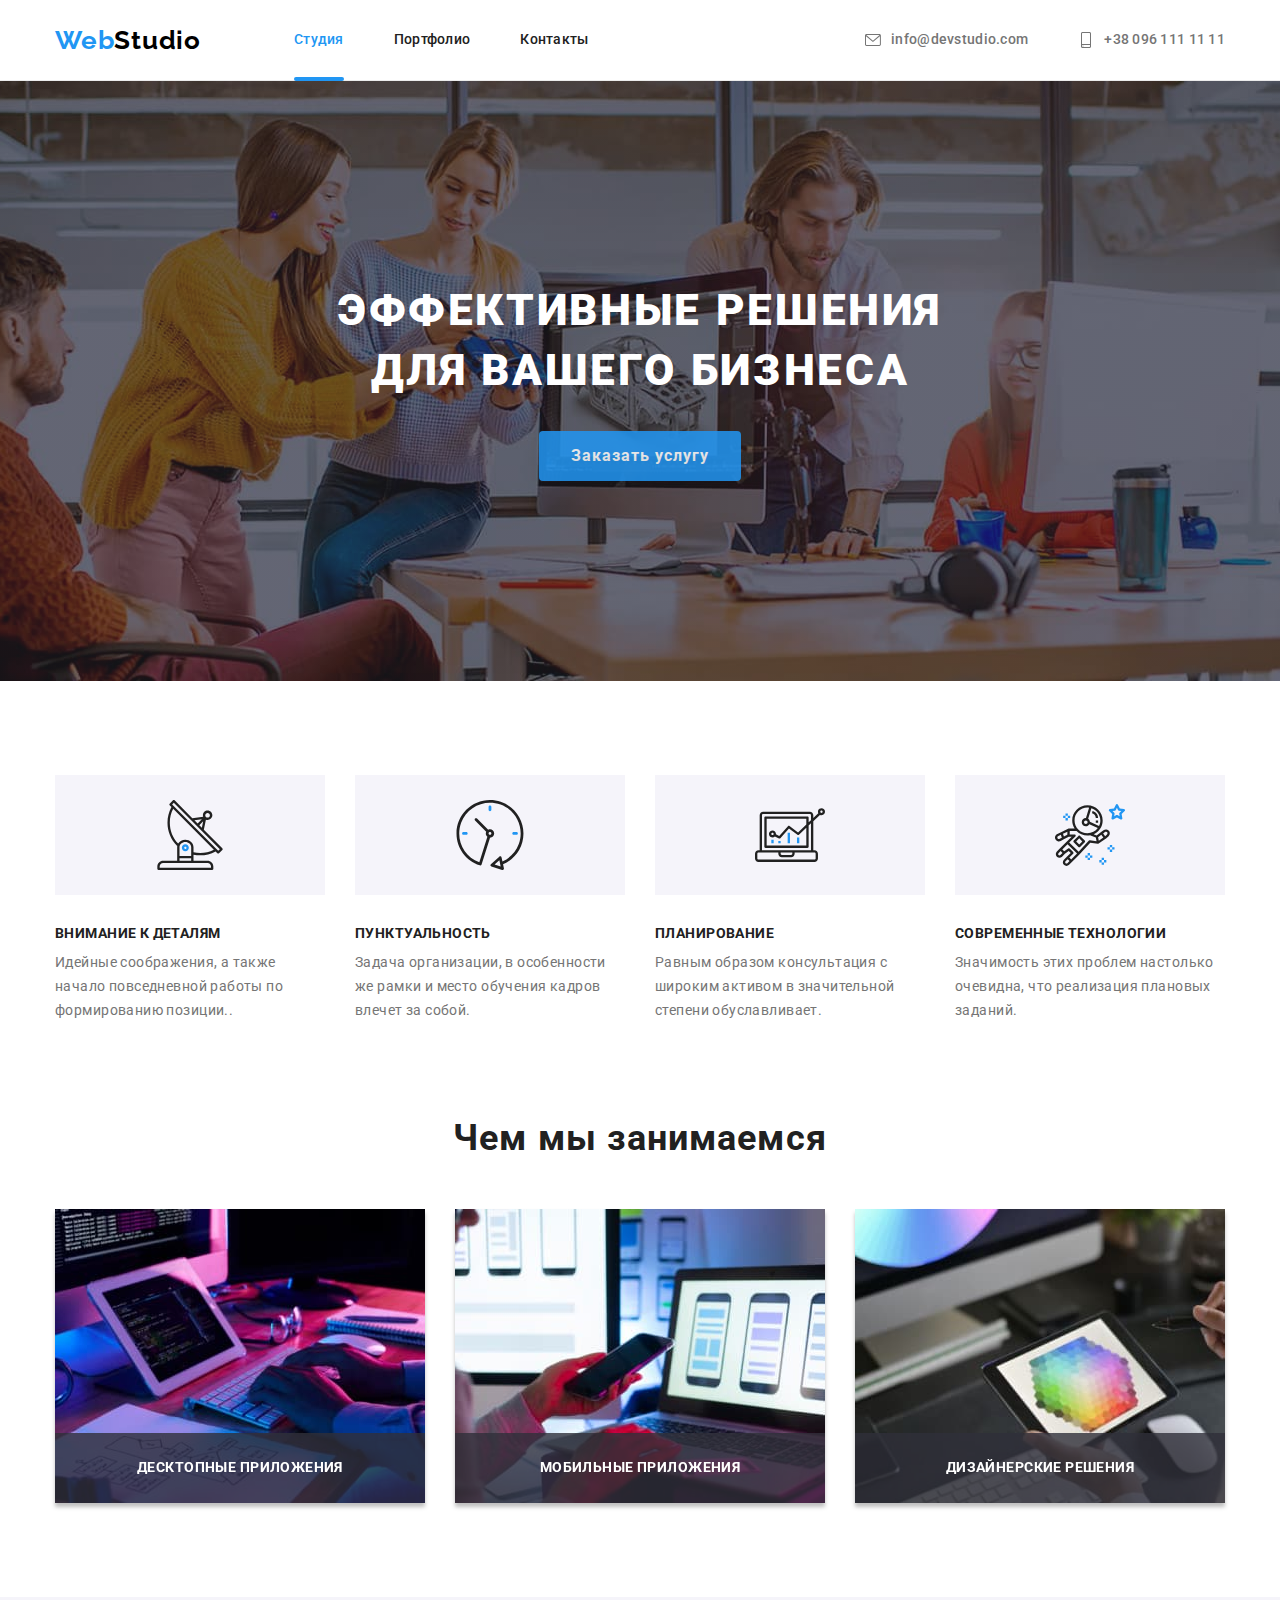
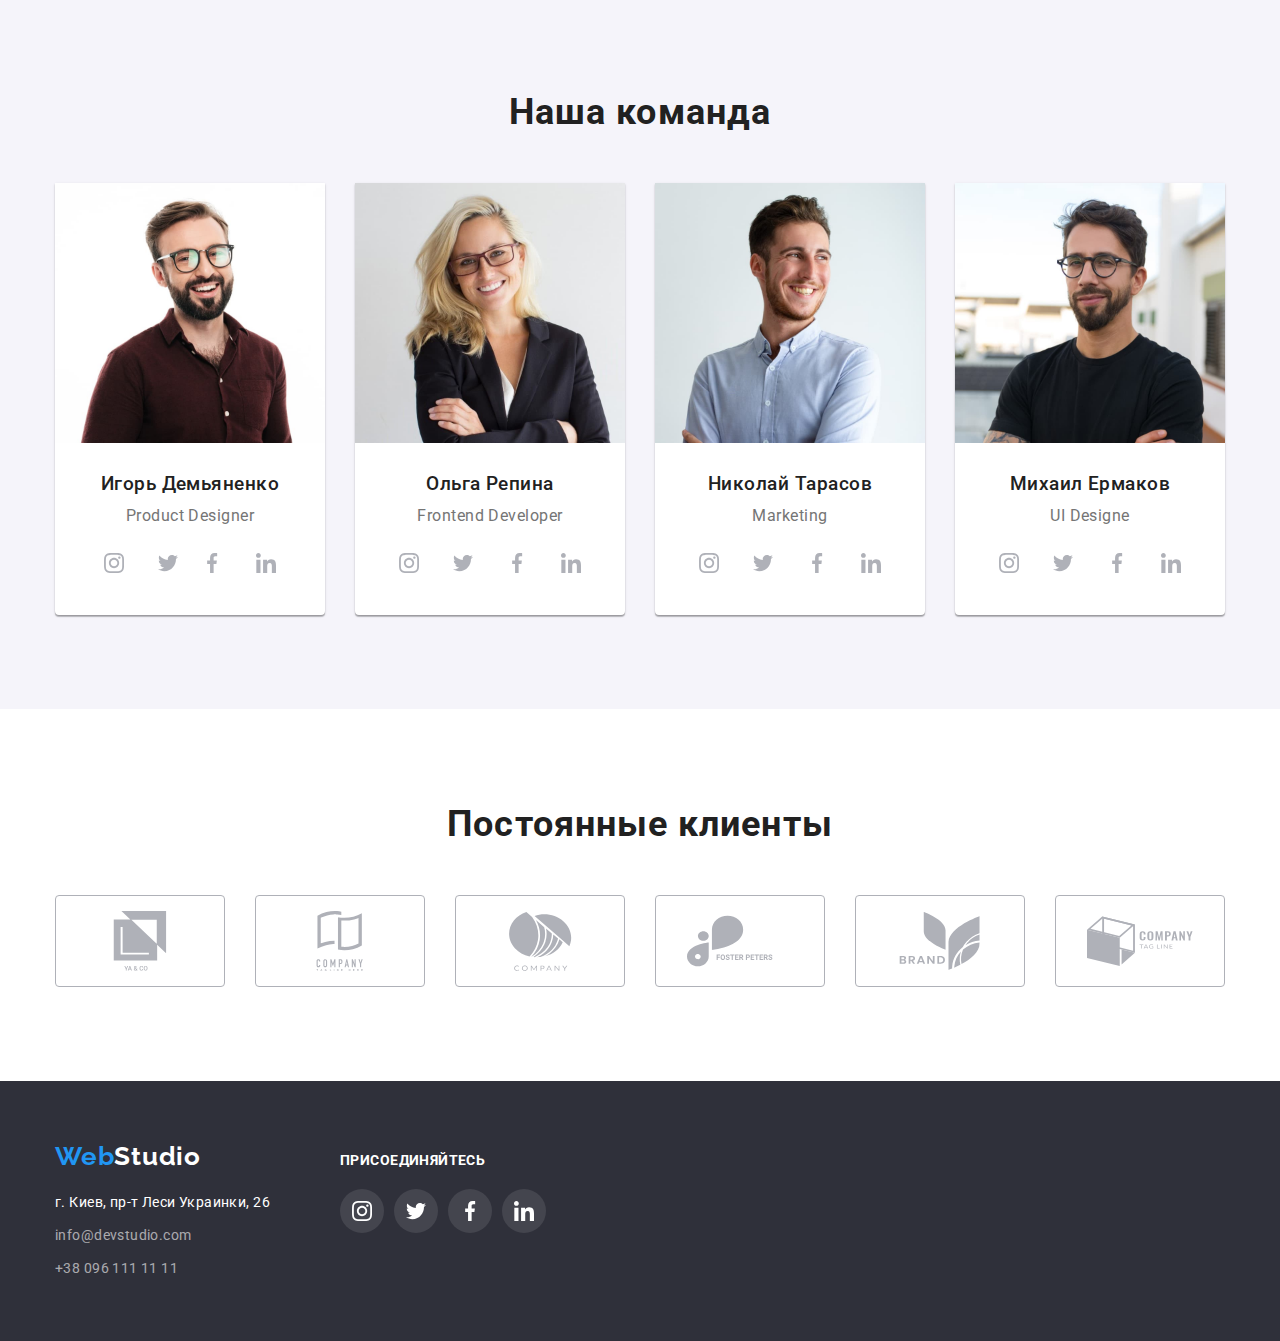
<file: index.html>
<!DOCTYPE html>
<html lang="ru">
  <head>
    <meta charset="UTF-8" />
    <meta http-equiv="X-UA-Compatible" content="IE=edge" />
    <meta name="viewport" content="width=device-width, initial-scale=1.0" />
    <title>Document</title>
    <link rel="preconnect" href="https://fonts.googleapis.com" />
    <link rel="preconnect" href="https://fonts.gstatic.com" crossorigin />
    <link
      href="https://fonts.googleapis.com/css2?family=Raleway:wght@700&family=Roboto:wght@400;500;700;900&display=swap"
      rel="stylesheet"
    />
    <link
      rel="stylesheet"
      href="https://cdnjs.cloudflare.com/ajax/libs/modern-normalize/1.0.0/modern-normalize.min.css"
    />
    <link rel="stylesheet" type="text/css" href="./css/styles.css" />
  </head>

  <body>
    <header class="page-header">
      <div class="container">
        <nav class="nav-main">
          <a class="logo" href="#">Web<span class="logo-part">Studio</span> </a>

          <ul class="nav-list list">
            <li class="nav-item">
              <a class="nav-link current" href="#">Студия</a>
            </li>
            <li class="nav-item">
              <a class="nav-link" href="./portfolio.html">Портфолио</a>
            </li>
            <li class="nav-item">
              <a class="nav-link" href="#">Контакты</a>
            </li>
          </ul>
        </nav>

        <ul class="nav-contact list">
          <li class="nav-contact-item">
            <a class="nav-link-item" href="mailto:info@devstudio.com"
              ><svg class="nav-icon-item" width="16" height="12">
                <use href="./images/symbol-defs.svg#icon-envelope"></use>
              </svg>
              info@devstudio.com</a
            >
          </li>

          <li class="nav-contact-item">
            <a class="nav-link-item" href="tel:+380961111111"
              ><svg class="nav-icon-item" width="10" height="16">
                <use href="./images/symbol-defs.svg#icon-smartphone"></use></svg
              >+38 096 111 11 11</a
            >
          </li>
        </ul>
      </div>
    </header>

    <!--Main-->
    <main>
      <section class="main">
        <div class="container">
          <h1 class="main-title">Эффективные решения для вашего бизнеса</h1>
          <button class="main-btn current" type="button" data-modal-open>Заказать услугу</button>
        </div>

        <div class="backrdrop is-hidden" data-modal>
          <div class="modal">
            <button class="btn-close" data-modal-close>
              <svg width="11" height="11">
                <use href="./images/symbol-defs.svg#icon-close"></use>
              </svg>
            </button>
          </div>
        </div>
      </section>

      <!--Наши преимущества-->
      <section class="advants section">
        <div class="container">
          <h2 class="advants-title visually-hidden">Наши преимущества</h2>
          <ul class="advants-list list">
            <li class="advants-item">
              <div class="advants-icon">
                <svg width="70" height="70">
                  <use href="./images/symbol-defs.svg#icon-antenna"></use>
                </svg>
              </div>
              <h3 class="advants-item-title">Внимание к деталям</h3>
              <p class="advants-text">
                Идейные соображения, а также начало повседневной работы по формированию позиции..
              </p>
            </li>
            <li class="advants-item">
              <div class="advants-icon">
                <svg width="70" height="70">
                  <use href="./images/symbol-defs.svg#icon-clock"></use>
                </svg>
              </div>
              <h3 class="advants-item-title">Пунктуальность</h3>
              <p class="advants-text">
                Задача организации, в особенности же рамки и место обучения кадров влечет за собой.
              </p>
            </li>
            <li class="advants-item">
              <div class="advants-icon">
                <svg width="70" height="70">
                  <use href="./images/symbol-defs.svg#icon-diagram"></use>
                </svg>
              </div>
              <h3 class="advants-item-title">Планирование</h3>
              <p class="advants-text">
                Равным образом консультация с широким активом в значительной степени обуславливает.
              </p>
            </li>
            <li class="advants-item">
              <div class="advants-icon">
                <svg width="70" height="70">
                  <use href="./images/symbol-defs.svg#icon-astronaut"></use>
                </svg>
              </div>
              <h3 class="advants-item-title">Современные технологии</h3>
              <p class="advants-text">
                Значимость этих проблем настолько очевидна, что реализация плановых заданий.
              </p>
            </li>
          </ul>
        </div>
      </section>

      <!--Чем мы занимаемся-->
      <section class="direct section">
        <div class="container">
          <h2 class="direct-title">Чем мы занимаемся</h2>

          <ul class="direct-list list">
            <li class="direct-item">
              <div class="direct-thumb">
                <img
                  class="direct-img"
                  src="./images/close-up-image-programer-working-his-desk-office.jpg"
                  alt="Программист за столом"
                />
                <p class="direct-subtitle">Десктопные приложения</p>
              </div>
            </li>

            <li class="direct-item">
              <div class="direct-thumb">
                <img
                  class="direct-img"
                  src="./images/web-ui-designers-are-developing-application-smartphones-team-creators-is-working-interface-mobile-phones.jpg"
                  alt="Веб-дизайнер с мобильным телефоном"
                />
                <p class="direct-subtitle">Мобильные приложения</p>
              </div>
            </li>
            <li class="direct-item">
              <div class="direct-thumb">
                <img
                  class="direct-img"
                  src="./images/creative-artist-web-design-with-working-colour-selection-graphic-tablet.jpg"
                  alt="Веб-дизайнер с графическим планшетом"
                />
                <p class="direct-subtitle">Дизайнерские решения</p>
              </div>
            </li>
          </ul>
        </div>
      </section>

      <!-- Наша команда-->
      <section class="card section">
        <div class="container">
          <h2 class="card-title">Наша команда</h2>
          <ul class="card-list list">
            <li class="card-item">
              <img
                class="card-img"
                src="./images/igor_demyanenko.jpg"
                alt="Игорь Демьяненко"
                width="270"
              />
              <div class="card-content">
                <h3 class="card-item-title">Игорь Демьяненко</h3>
                <p class="card-text">Product Designer</p>
                <ul class="card-icon-list">
                  <li class="card-icon-item">
                    <a class="card-link" href="#">
                      <svg class="card-logo" width="20" height="20">
                        <use href="./images/symbol-defs.svg#icon-instagram"></use>
                      </svg>
                    </a>
                  </li>
                  <li class="">
                    <a class="card-link" href="#">
                      <svg class="card-logo" width="20" height="20">
                        <use href="./images/symbol-defs.svg#icon-twitter"></use>
                      </svg>
                    </a>
                  </li>
                  <li class="card-icon-item">
                    <a class="card-link" href="#">
                      <svg class="card-logo" width="20" height="20">
                        <use href="./images/symbol-defs.svg#icon-facebook"></use>
                      </svg>
                    </a>
                  </li>
                  <li class="card-icon-item">
                    <a class="card-link" href="#">
                      <svg class="card-logo" width="20" height="20">
                        <use href="./images/symbol-defs.svg#icon-linkedin"></use>
                      </svg>
                    </a>
                  </li>
                </ul>
              </div>
            </li>

            <li class="card-item">
              <img class="card-img" src="./images/olga_repina.jpg" alt="Ольга Репина" width="270" />
              <div class="card-content">
                <h3 class="card-item-title">Ольга Репина</h3>
                <p class="card-text">Frontend Developer</p>
                <ul class="card-icon-list">
                  <li class="card-icon-item">
                    <a class="card-link" href="#">
                      <svg class="card-logo" width="20" height="20">
                        <use href="./images/symbol-defs.svg#icon-instagram"></use>
                      </svg>
                    </a>
                  </li>
                  <li class="card-icon-item">
                    <a class="card-link" href="#">
                      <svg class="card-logo" width="20" height="20">
                        <use href="./images/symbol-defs.svg#icon-twitter"></use>
                      </svg>
                    </a>
                  </li>
                  <li class="card-icon-item">
                    <a class="card-link" href="#">
                      <svg class="card-logo" width="20" height="20">
                        <use href="./images/symbol-defs.svg#icon-facebook"></use>
                      </svg>
                    </a>
                  </li>
                  <li class="card-icon-item">
                    <a class="card-link" href="#">
                      <svg class="card-logo" width="20" height="20">
                        <use href="./images/symbol-defs.svg#icon-linkedin"></use>
                      </svg>
                    </a>
                  </li>
                </ul>
              </div>
            </li>

            <li class="card-item">
              <img
                class="card-img"
                src="./images/nikolay_tarasov.jpg"
                alt="Николай Тарасов"
                width="270"
              />
              <div class="card-content">
                <h3 class="card-item-title">Николай Тарасов</h3>
                <p class="card-text">Marketing</p>
                <ul class="card-icon-list">
                  <li class="card-icon-item">
                    <a class="card-link" href="#">
                      <svg class="card-logo" width="20" height="20">
                        <use href="./images/symbol-defs.svg#icon-instagram"></use>
                      </svg>
                    </a>
                  </li>
                  <li class="card-icon-item">
                    <a class="card-link" href="#">
                      <svg class="card-logo" width="20" height="20">
                        <use href="./images/symbol-defs.svg#icon-twitter"></use>
                      </svg>
                    </a>
                  </li>
                  <li class="card-icon-item">
                    <a class="card-link" href="#">
                      <svg class="card-logo" width="20" height="20">
                        <use href="./images/symbol-defs.svg#icon-facebook"></use>
                      </svg>
                    </a>
                  </li>
                  <li class="card-icon-item">
                    <a class="card-link" href="#">
                      <svg class="card-logo" width="20" height="20">
                        <use href="./images/symbol-defs.svg#icon-linkedin"></use>
                      </svg>
                    </a>
                  </li>
                </ul>
              </div>
            </li>

            <li class="card-item">
              <img
                class="card-img"
                src="./images/mikhail_ermakov.jpg"
                alt="Михаил Ермаков"
                width="270"
              />
              <div class="card-content">
                <h3 class="card-item-title">Михаил Ермаков</h3>
                <p class="card-text">UI Designe</p>
                <ul class="card-icon-list">
                  <li class="card-icon-item">
                    <a class="card-link" href="#">
                      <svg class="card-logo" width="20" height="20">
                        <use href="./images/symbol-defs.svg#icon-instagram"></use>
                      </svg>
                    </a>
                  </li>
                  <li class="card-icon-item">
                    <a class="card-link" href="#">
                      <svg class="card-logo" width="20" height="20">
                        <use href="./images/symbol-defs.svg#icon-twitter"></use>
                      </svg>
                    </a>
                  </li>
                  <li class="card-icon-item">
                    <a class="card-link" href="#">
                      <svg class="card-logo" width="20" height="20">
                        <use href="./images/symbol-defs.svg#icon-facebook"></use>
                      </svg>
                    </a>
                  </li>
                  <li class="card-icon-item">
                    <a class="card-link" href="#">
                      <svg class="card-logo" width="20" height="20">
                        <use href="./images/symbol-defs.svg#icon-linkedin"></use>
                      </svg>
                    </a>
                  </li>
                </ul>
              </div>
            </li>
          </ul>
        </div>
      </section>

      <section class="const-clients section">
        <div class="container">
          <h2 class="const-clients-title">Постоянные клиенты</h2>
          <ul class="const-clients-list">
            <li class="const-clients-item">
              <a class="const-clients-link" href="#">
                <svg class="const-client-logo" width="106" height="60">
                  <use href="./images/symbol-defs.svg#icon-company-1"></use>
                </svg>
              </a>
            </li>

            <li class="const-clients-item">
              <a class="const-clients-link" href="#">
                <svg class="const-client-logo" width="106" height="60">
                  <use href="./images/symbol-defs.svg#icon-company-2"></use>
                </svg>
              </a>
            </li>

            <li class="const-clients-item">
              <a class="const-clients-link" href="#">
                <svg class="const-client-logo" width="106" height="60">
                  <use href="./images/symbol-defs.svg#icon-company-3"></use>
                </svg>
              </a>
            </li>

            <li class="const-clients-item">
              <a class="const-clients-link" href="#"
                ><svg class="const-client-logo" width="106" height="60">
                  <use href="./images/symbol-defs.svg#icon-company-4"></use></svg
              ></a>
            </li>

            <li class="const-clients-item">
              <a class="const-clients-link" href="#"
                ><svg class="const-client-logo" width="106" height="60">
                  <use href="./images/symbol-defs.svg#icon-company-5"></use></svg
              ></a>
            </li>

            <li class="const-clients-item">
              <a class="const-clients-link" href="#"
                ><svg class="const-client-logo" width="106" height="60">
                  <use href="./images/symbol-defs.svg#icon-company-6"></use></svg
              ></a>
            </li>
          </ul>
        </div>
      </section>
    </main>

    <!--Футер-->
    <footer class="footer">
      <div class="container">
        <div class="footer-addr">
          <a class="logo" href="#">Web<span class="logo-part">Studio</span> </a>
          <address class="addr">
            г. Киев, пр-т Леси Украинки, 26
            <ul class="addr-list list">
              <li class="addr-item">
                <a class="addr-link" href="mailto:info@devstudio.com">info@devstudio.com</a>
              </li>
              <li class="addr-item">
                <a class="addr-link" href="tel:+380961111111">+38 096 111 11 11</a>
              </li>
            </ul>
          </address>
        </div>
        <div class="icon-network">
          <p class="network-title">Присоединяйтесь</p>
          <ul class="network-icon-list">
            <li class="network-icon-item">
              <a class="network-link" href="#">
                <svg class="network-logo" width="20" height="20">
                  <use href="./images/symbol-defs.svg#icon-instagram"></use>
                </svg>
              </a>
            </li>
            <li class="network-icon-item">
              <a class="network-link" href="#">
                <svg class="network-logo" width="20" height="20">
                  <use href="./images/symbol-defs.svg#icon-twitter"></use>
                </svg>
              </a>
            </li>
            <li class="network-icon-item">
              <a class="network-link" href="#">
                <svg class="network-logo" width="20" height="20">
                  <use href="./images/symbol-defs.svg#icon-facebook"></use>
                </svg>
              </a>
            </li>
            <li class="network-icon-item">
              <a class="network-link" href="#">
                <svg class="network-logo" width="20" height="20">
                  <use href="./images/symbol-defs.svg#icon-linkedin"></use>
                </svg>
              </a>
            </li>
          </ul>
        </div>
      </div>
    </footer>
    <script src="./js/modal.js"></script>
  </body>
</html>
</file>
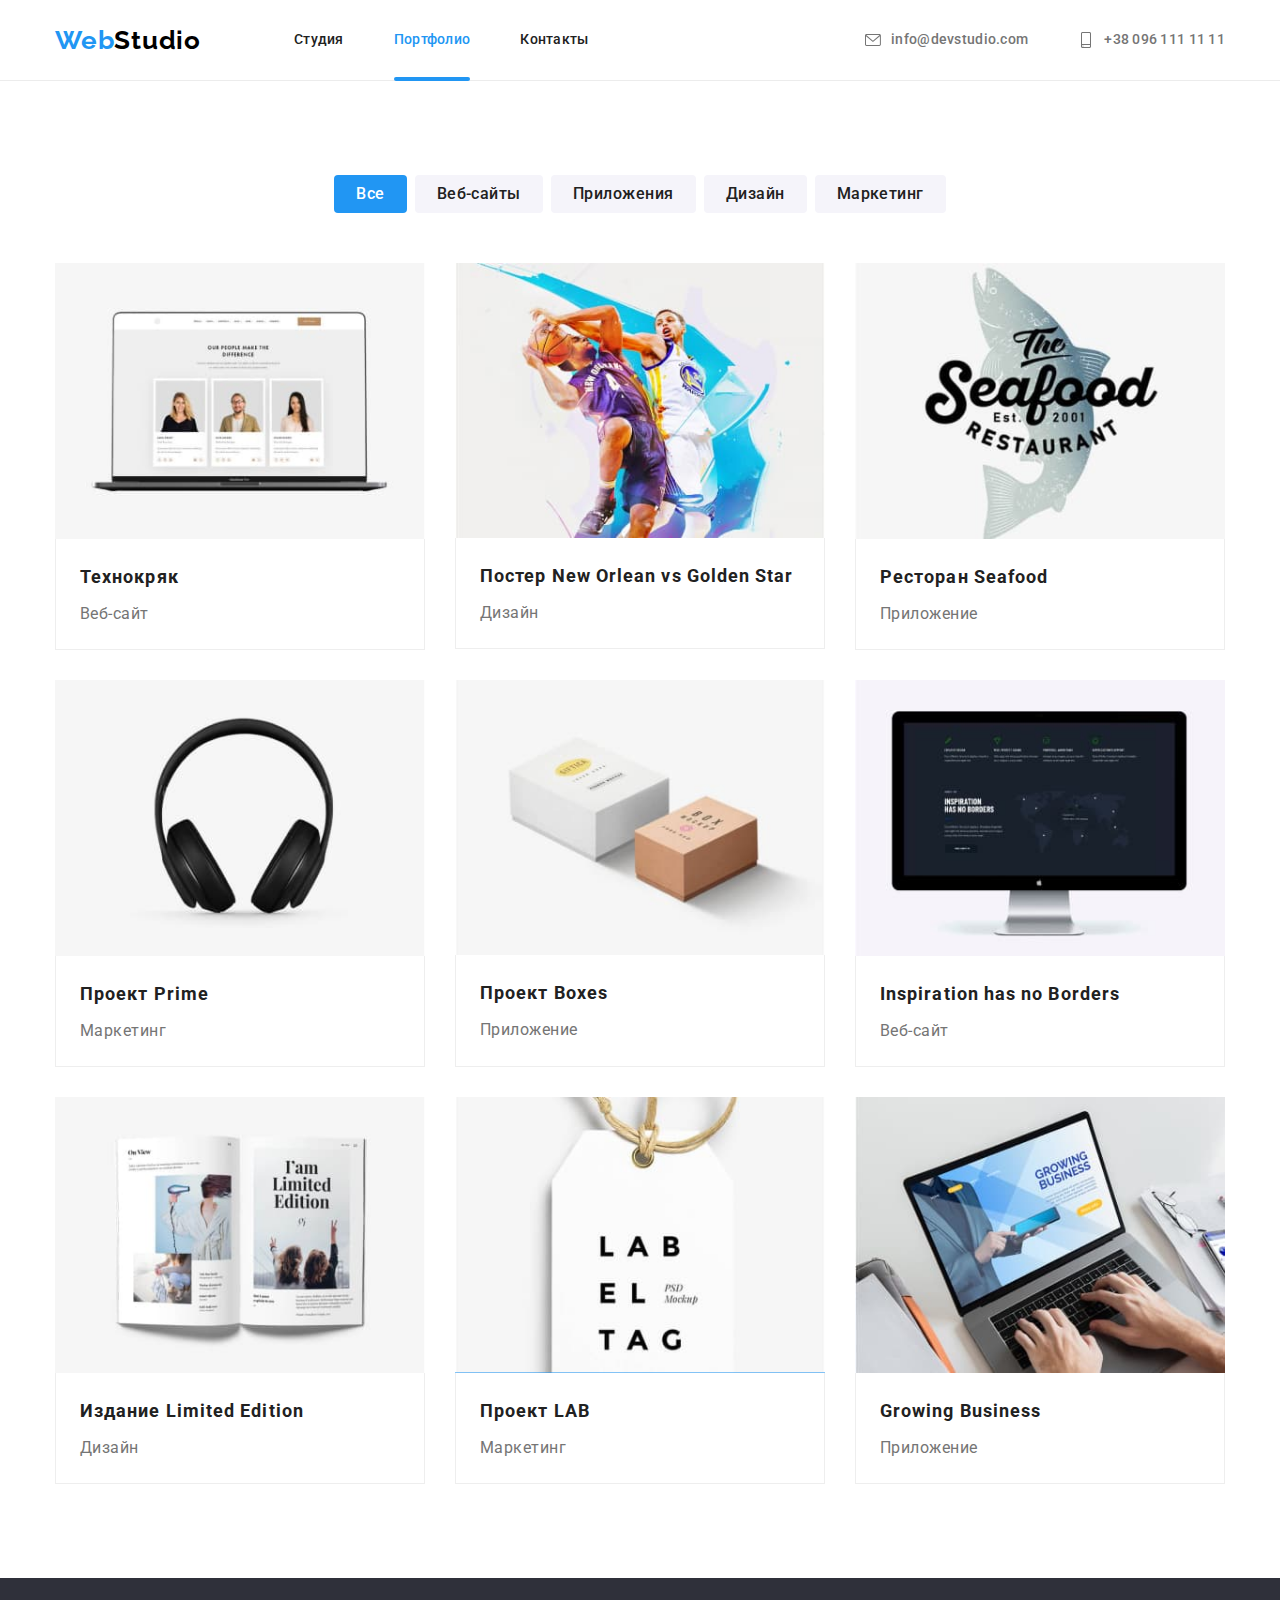
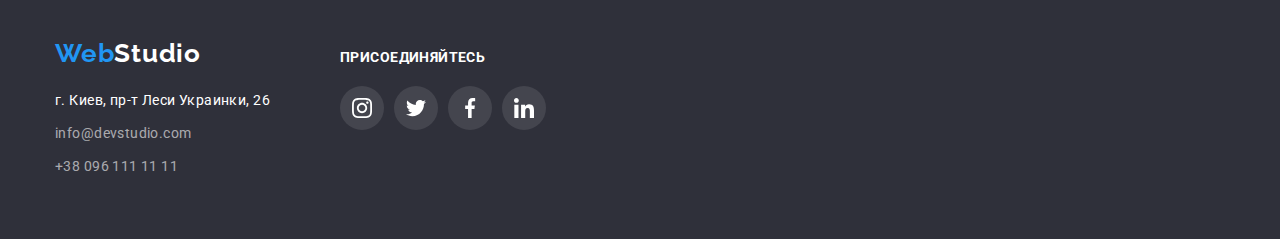
<file: portfolio.html>
<!DOCTYPE html>
<html lang="ru">
  <head>
    <meta charset="UTF-8" />
    <meta http-equiv="X-UA-Compatible" content="IE=edge" />
    <meta name="viewport" content="width=device-width, initial-scale=1.0" />
    <title>Document</title>
    <link rel="preconnect" href="https://fonts.googleapis.com" />
    <link rel="preconnect" href="https://fonts.gstatic.com" crossorigin />
    <link
      href="https://fonts.googleapis.com/css2?family=Raleway:wght@700&family=Roboto:wght@400;500;700;900&display=swap"
      rel="stylesheet"
    />
    <link
      rel="stylesheet"
      href="https://cdnjs.cloudflare.com/ajax/libs/modern-normalize/1.0.0/modern-normalize.min.css"
    />
    <link rel="stylesheet" type="text/css" href="./css/styles.css" />
  </head>

  <body>
    <header class="page-header">
      <div class="container">
        <nav class="nav-main">
          <a class="logo" href="#">Web<span class="logo-part">Studio</span> </a>

          <ul class="nav-list list">
            <li class="nav-item">
              <a class="nav-link" href="./index.html">Студия</a>
            </li>
            <li class="nav-item">
              <a class="nav-link current" href="#">Портфолио</a>
            </li>
            <li class="nav-item">
              <a class="nav-link" href="#">Контакты</a>
            </li>
          </ul>
        </nav>

        <ul class="nav-contact list">
          <li class="nav-contact-item">
            <a class="nav-link-item" href="mailto:info@devstudio.com"
              ><svg class="nav-icon-item" width="16" height="12">
                <use href="./images/symbol-defs.svg#icon-envelope"></use>
              </svg>
              info@devstudio.com</a
            >
          </li>

          <li class="nav-contact-item">
            <a class="nav-link-item" href="tel:+380961111111"
              ><svg class="nav-icon-item" width="10" height="16">
                <use href="./images/symbol-defs.svg#icon-smartphone"></use></svg
              >+38 096 111 11 11</a
            >
          </li>
        </ul>
      </div>
    </header>

    <!--Герой-->
    <main>
      <section class="portfolio section">
        <div class="container">
          <h1 class="visually-hidden">Портфолио</h1>

          <!--Фильтр по разделам-->
          <ul class="btn-select list">
            <li><button class="btn-item current" type="button">Все</button></li>
            <li><button class="btn-item" type="button">Веб-сайты</button></li>
            <li><button class="btn-item" type="button">Приложения</button></li>
            <li><button class="btn-item" type="button">Дизайн</button></li>
            <li><button class="btn-item" type="button">Маркетинг</button></li>
          </ul>

          <h2 class="visually-hidden">Примеры работ</h2>
          <ul class="sample-list list">

            <li class="sample-item">
             
              <a class="sample-link" href="#">
                <div class="sample-thumb">
                  <img
                  class="sample-img"
                  src="./images/project-1.jpg"
                  alt="Первый проект"
                  width="370"
                />
               <p class="sample-overlay"> Технокряк это современная площадка распространения коронавируса. Компании используют эту платформу для цифрового шпионажа и атак на защищённые сервера конкурентов.
               </p>
              </div>
           
                <div class="sample-box">
                  <h3 class="sample-item-title">Технокряк</h3>
                  <p class="sample-item-txt">Веб-сайт</p>
                </div>
              </a>    
            </li>


            <li class="sample-item">
              <a class="sample-link" href="#">
                <div class="sample-thumb">
<img
                  class="sample-img"
                  src="./images/project-2.jpg"
                  alt="Второй проект"
                  width="370"
                />
                 <p class="sample-overlay"> Технокряк это современная площадка распространения коронавируса. Компании используют эту платформу для цифрового шпионажа и атак на защищённые сервера конкурентов.
               </p>
              </div>

                <div class="sample-box">
                  <h3 class="sample-item-title">Постер New Orlean vs Golden Star</h3>
                  <p class="sample-item-txt">Дизайн</p>
                </div>
              </a>
            </li>
            <li class="sample-item">
              <a class="sample-link" href="#">
                <div class="sample-thumb">

                <img
                  class="sample-img"
                  src="./images/project-3.jpg"
                  alt="Третий проект"
                  width="370"
                />
                 <p class="sample-overlay"> Технокряк это современная площадка распространения коронавируса. Компании используют эту платформу для цифрового шпионажа и атак на защищённые сервера конкурентов.
               </p>
              </div>

                <div class="sample-box">
                  <h3 class="sample-item-title">Ресторан Seafood</h3>
                  <p class="sample-item-txt">Приложение</p>
                </div>
              </a>
            </li>
            <li class="sample-item">
              <a class="sample-link" href="#">
                <div class="sample-thumb">

                <img
                  class="sample-img"
                  src="./images/project-4.jpg"
                  alt="Четвертый проект"
                  width="370"
                />
                  <p class="sample-overlay"> Технокряк это современная площадка распространения коронавируса. Компании используют эту платформу для цифрового шпионажа и атак на защищённые сервера конкурентов.
               </p>
              </div>

                <div class="sample-box">
                  <h3 class="sample-item-title">Проект Prime</h3>
                  <p class="sample-item-txt">Маркетинг</p>
                </div>
              </a>
            </li>
            <li class="sample-item">
              <a class="sample-link" href="#">
                <div class="sample-thumb">

                <img
                  class="sample-img"
                  src="./images/project-5.jpg"
                  alt="Пятый проект"
                  width="370"
                />
                  <p class="sample-overlay"> Технокряк это современная площадка распространения коронавируса. Компании используют эту платформу для цифрового шпионажа и атак на защищённые сервера конкурентов.
               </p>
              </div>

                <div class="sample-box">
                  <h3 class="sample-item-title">Проект Boxes</h3>
                  <p class="sample-item-txt">Приложение</p>
                </div>
              </a>
            </li>
            <li class="sample-item">
              <a class="sample-link" href="#">
                <div class="sample-thumb">

                <img
                  class="sample-img"
                  src="./images/project-6.jpg"
                  alt="Шестой  проект"
                  width="370"
                />
                  <p class="sample-overlay"> Технокряк это современная площадка распространения коронавируса. Компании используют эту платформу для цифрового шпионажа и атак на защищённые сервера конкурентов.
               </p>
              </div>

                <div class="sample-box">
                  <h3 class="sample-item-title">Inspiration has no Borders</h3>
                  <p class="sample-item-txt">Веб-сайт</p>
                </div>
              </a>
            </li>
            <li class="sample-item">
              <a class="sample-link" href="#">
                <div class="sample-thumb">

                <img
                  class="sample-img"
                  src="./images/project-7.jpg"
                  alt="Седьмой проект"
                  width="370"
                />
                  <p class="sample-overlay"> Технокряк это современная площадка распространения коронавируса. Компании используют эту платформу для цифрового шпионажа и атак на защищённые сервера конкурентов.
               </p>
              </div>

                <div class="sample-box">
                  <h3 class="sample-item-title">Издание Limited Edition</h3>
                  <p class="sample-item-txt">Дизайн</p>
                </div>
              </a>
            </li>
            <li class="sample-item">
              <a class="sample-link" href="#">
                <div class="sample-thumb">

                <img
                  class="sample-img"
                  src="./images/project-8.jpg"
                  alt="Восьмой проект"
                  width="370"
                />
                  <p class="sample-overlay"> Технокряк это современная площадка распространения коронавируса. Компании используют эту платформу для цифрового шпионажа и атак на защищённые сервера конкурентов.
               </p>
              </div>

                <div class="sample-box">
                  <h3 class="sample-item-title">Проект LAB</h3>
                  <p class="sample-item-txt">Маркетинг</p>
                </div>
              </a>
            </li>
            <li class="sample-item">
              <a class="sample-link" href="#">
                <div class="sample-thumb">

                <img
                  class="sample-img"
                  src="./images/project-9.jpg"
                  alt="Девятый проект"
                  width="370"
                />
                  <p class="sample-overlay"> Технокряк это современная площадка распространения коронавируса. Компании используют эту платформу для цифрового шпионажа и атак на защищённые сервера конкурентов.
               </p>
              </div>

                <div class="sample-box">
                  <h3 class="sample-item-title">Growing Business</h3>
                  <p class="sample-item-txt">Приложение</p>
                </div>
              </a>
            </li>
          </ul>
        </div>
      </section>
    </main>

    <!--Футер-->
    <footer class="footer">
      <div class="container">
        <div class="footer-addr">
          <a class="logo" href="#">Web<span class="logo-part">Studio</span> </a>
          <address class="addr">
            г. Киев, пр-т Леси Украинки, 26
            <ul class="addr-list list">
              <li class="addr-item">
                <a class="addr-link" href="mailto:info@devstudio.com">info@devstudio.com</a>
              </li>
              <li class="addr-item">
                <a class="addr-link" href="tel:+380961111111">+38 096 111 11 11</a>
              </li>
            </ul>
          </address>
        </div>
        <div class="icon-network">
          <p class="network-title">Присоединяйтесь</p>
          <ul class="network-icon-list">
            <li class="network-icon-item">
              <a class="network-link" href="#">
                <svg class="network-logo" width="20" height="20">
                  <use href="./images/symbol-defs.svg#icon-instagram"></use>
                </svg>
              </a>
            </li>
            <li class="network-icon-item">
              <a class="network-link" href="#">
                <svg class="network-logo" width="20" height="20">
                  <use href="./images/symbol-defs.svg#icon-twitter"></use>
                </svg>
              </a>
            </li>
            <li class="network-icon-item">
              <a class="network-link" href="#">
                <svg class="network-logo" width="20" height="20">
                  <use href="./images/symbol-defs.svg#icon-facebook"></use>
                </svg>
              </a>
            </li>
            <li class="network-icon-item">
              <a class="network-link" href="#">
                <svg class="network-logo" width="20" height="20">
                  <use href="./images/symbol-defs.svg#icon-linkedin"></use>
                </svg>
              </a>
            </li>
          </ul>
        </div>
      </div>
    </footer>
  </body>
</html>
</file>
<file: css/styles.css>
/*--объявление глоб.переменных--*/
:root {
  --clr-ttl: #212121; /*--осн.цвет заголовков--*/
  --clr-txt: #757575; /*--осн.цвет текста--*/
  --clr-backg-hero: #2f303a; /*--цвет фона героя и футера--*/
  --clr-backg-item: #f5f4fa; /*--доп.цвет фона элементов--*/
  --clr-btn-link: #ffffff; /*--цвет текста акт.кн.,ссылок..--*/
  --clr-brend: #2196f3; /*-цвет логотипа,акт.кнопок и ссылок---*/
  --time-duration: 250ms;
  --clr-logo-part: #000000; /*-цвет логотипа,акт.кнопок и ссылок---*/
  --clr-ft-link: rgba(255, 255, 255, 0.6); /*--цвет ссылок в футере--*/
  --clr-icon-link: #afb1b8; /*-- цет иконок соц.сетей--*/
  --timing-function: cubic-bezier(0.4, 0, 0.2, 1);
}

/*--Установки "по умолчанию" для сайта--*/

body {
  font-family: Roboto, sans-serif;
  color: var(--clr-txt);
  background-color: var(--clr-btn-link);
  cursor: default;
}

/*--Установки элементов--*/
ul {
  list-style: none;
  margin: 0;
  padding: 0;
}

h1,
h2,
h3,
h4,
h5,
h6,
p {
  margin: 0 auto;
}

img {
  display: block;
}
a {
  text-decoration: none;
}

.visually-hidden {
  position: absolute;
  width: 1px;
  height: 1px;
  margin: -1px;
  border: 0;
  padding: 0;

  white-space: nowrap;
  clip-path: inset(100%);
  clip: rect(0 0 0 0);
  overflow: hidden;
}

.nav-link.current {
  color: var(--clr-brend);
}

.section {
  padding: 94px 0;
}

/*---header--*/
.page-header {
  border-bottom: 1px solid #ececec;
}
/*--Логотип--*/
.logo {
  font-family: 'Raleway', sans-serif;
  font-weight: 700;
  font-size: 26px;
  line-height: 1.17;
  color: var(--clr-brend);
  letter-spacing: 0.03em;
}
.logo-part {
  color: var(--clr-logo-part);
}

.footer .logo-part {
  color: var(--clr-btn-link);
}

.page-header > .container {
  display: flex;
  align-items: center;
  justify-content: space-between;
}

.nav-main {
  display: flex;
  align-items: center;
  margin-left: 0;
  margin-right: 0;
}
.nav-list {
  display: flex;
  margin-left: 93px;
}
.nav-list li:first-child,
.nav-contact li:first-child {
  margin-left: 0;
}
.nav-contact {
  display: flex;
  margin: auto 0;
  align-items: center;
}

.nav-link {
  position: relative;
  display: block;
  padding-top: 32px;
  padding-bottom: 32px;
  justify-content: space-between;
  font-weight: 500;
  font-size: 14px;
  line-height: 1.14;
  letter-spacing: 0.02em;
  color: var(--clr-ttl);
  transition: color var(--time-duration) var(--timing-function);
}

.nav-link::after {
  content: '';
  display: block;
  position: absolute;
  bottom: -1px;
  width: 100%;
  height: 4px;
  border-radius: 4px;
  background-color: var(--clr-brend);
  opacity: 0;
}

.nav-link:hover,
.nav-link:focus {
  color: var(--clr-brend);
}
.nav-link.current::after {
  opacity: 1;
}

.nav-item,
.nav-contact-item {
  margin-left: 50px;
}

.nav-link-item {
  display: flex;
  padding-top: 32px;
  padding-bottom: 32px;
  font-weight: 500;
  font-size: 14px;
  line-height: 1.14;
  letter-spacing: 0.02em;
  color: var(--clr-txt);
  align-items: center;
  transition: color var(--time-duration) var(--timing-function);
}

.nav-link-item:hover .nav-icon-item,
.nav-link-item:focus .nav-icon-item,
.nav-link-item:hover,
.nav-link-item:focus {
  color: var(--clr-brend);
  fill: var(--clr-brend);
}

.nav-icon-item {
  display: block;
  margin-right: 10px;
  height: 16px;
  width: 16px;
  text-align: center;
  align-items: center;
  fill: var(--clr-txt);
  transition: fill var(--time-duration) var(--timing-function);
}

/*--main-section--*/
.container {
  width: 1200px;
  margin: 0 auto;
  padding: 0 15px;
}

.main {
  max-width: 1600px;
  margin: auto;
  text-align: center;
  padding: 200px 0;
  background: var(--clr-backg-hero);
  background-image: linear-gradient(rgba(47, 48, 58, 0.4), rgba(47, 48, 58, 0.4)),
    url('../images/img-hero.jpg');
  background-repeat: no-repeat;
  background-position: center;
}

.main-title {
  height: 120px;
  max-width: 696px;
  font-weight: 900;
  font-size: 44px;
  line-height: 1.36;
  letter-spacing: 0.06em;
  text-transform: uppercase;
  color: var(--clr-btn-link);
  margin-bottom: 30px;
}

.main-btn {
  padding: 10px 32px;
  min-width: 200px;
  text-align: center;
  font-weight: 700;
  font-size: 16px;
  line-height: 1.87;
  letter-spacing: 0.06em;
  border: none;
  border-radius: 4px;
  cursor: pointer;
  color: var(--clr-btn-link);
  background-color: var(--clr-brend);
  opacity: 0.85;
  transition: box-shadow var(--time-duration) var(--timing-function),
    opacity var(--time-duration) var(--timing-function);
}

.main-btn:hover,
.main-btn:focus {
  box-shadow: 0px 4px 4px rgba(0, 0, 0, 0.15);
  opacity: 1;
}

.backrdrop {
  position: fixed;
  top: 0;
  left: 0;
  width: 100%;
  height: 100%;
  background-color: rgba(0, 0, 0, 0, 2);
  opacity: 1;
  transition: opacity var(--time-duration) var(--timing-function);
}

.backrdrop.is-hidden {
  opacity: 0;
  pointer-events: none;
  /*visibility: hidden;*/
}

.modal {
  position: absolute;
  min-width: 528px;
  min-height: 580px;
  top: 50%;
  left: 50%;
  padding: 10px;
  transform: translate(-50%, -50%);
  background-color: var(--clr-btn-link);
  box-shadow: 0px 1px 3px rgba(0, 0, 0, 0.12), 0px 1px 1px rgba(0, 0, 0, 0.14),
    0px 2px 1px rgba(0, 0, 0, 0.2);
  border-radius: 4px;
}

.btn-close {
  position: absolute;
  top: 8px;
  right: 8px;
  display: block;
  width: 30px;
  height: 30px;
  border-radius: 50%;
  text-align: center;
  border: 1px solid rgba(0, 0, 0, 0.1);
  background-color: var(--clr-btn-link);
  transition: background-color var(--time-duration) var(--timing-function);
}

.btn-close:hover,
.btn-close:focus {
  background-color: var(--clr-brend);
}

/*----advants section-----*/

.advants-item-title {
  font-weight: 700;
  font-size: 14px;
  line-height: 1.17;
  letter-spacing: 0.03em;
  text-transform: uppercase;
  color: var(--clr-ttl);
  margin-bottom: 10px;
}
.advants-text {
  display: block;
  font-size: 14px;
  line-height: 1.71;
  letter-spacing: 0.03em;
  color: var(--clr-txt);
}

/*------advants-list------*/

.advants-list {
  display: flex;
  margin-left: -30px;
}

.advants-item {
  display: block;
  width: calc((100% - 4 * 30px) / 4);
  margin-left: 30px;
}

.advants-icon {
  display: flex;
  margin-bottom: 30px;
  height: 120px;
  width: auto;
  background-color: var(--clr-backg-item);
  align-items: center;
  justify-content: center;
}

/*--direct-section--*/
.direct.section {
  padding-top: 0;
}
.direct-title {
  font-weight: 700;
  font-size: 36px;
  line-height: 1.17;
  text-align: center;
  letter-spacing: 0.03em;
  color: var(--clr-ttl);
  margin-bottom: 50px;
}
.direct-list {
  display: flex;
  margin-left: -30px;
}
.direct-item {
  width: calc((100% - 3 * 30px) / 3);
  margin-left: 30px;
  box-shadow: 0px 4px 4px 0px #00000040;
}

.direct-thumb {
  position: relative;
}
.direct-thumb > .direct-subtitle {
  position: absolute;
  bottom: 0;
  height: 70px;
  width: 370px;
  padding: 27px 5px;
  background: rgba(47, 48, 58, 0.8);

  font-weight: 700;
  font-size: 14px;
  line-height: 1.14;
  text-align: center;
  letter-spacing: 0.03em;
  text-transform: uppercase;
  color: var(--clr-btn-link);
}

/*--card-section--*/
.card {
  background: var(--clr-backg-item);
  text-align: center;
}
.card-title {
  font-weight: 700;
  font-size: 36px;
  line-height: 1.17;
  letter-spacing: 0.03em;
  color: var(--clr-ttl);
  margin-top: 0;
  margin-bottom: 50px;
}

.card-list {
  display: flex;
  margin-left: -30px;
}
.card-item {
  width: calc((100% - 4 * 30px) / 4);
  margin-left: 30px;
  background: #ffffff;
  box-shadow: 0px 1px 3px rgba(0, 0, 0, 0.12), 0px 1px 1px rgba(0, 0, 0, 0.14),
    0px 2px 1px rgba(0, 0, 0, 0.2);
  border-radius: 0px 0px 4px 4px;
}

.card-item-title {
  font-weight: 500;
  color: var(--clr-ttl);
  margin-bottom: 10px;
}
.card-text {
  letter-spacing: 0.03em;
  color: var(--clr-txt);
  margin-bottom: 16px;
}

.card-content {
  font-size: 16px;
  line-height: 1.19;
  text-align: center;
  letter-spacing: 0.03em;
  padding: 30px 10px;
}
/*--раздел соц.сетей--*/

.card-icon-list {
  display: flex;
  justify-content: center;
}

.card-icon-item {
  margin-right: 10px;
  border-radius: 50%;
}
.card-icon-item:last-child {
  margin-right: 0;
}

.card-link {
  display: flex;
  align-items: center;
  justify-content: center;
  height: 44px;
  width: 44px;
  border-radius: 50%;
  transition: background-color var(--time-duration) var(--timing-function);
}

.card-link:hover,
.card-item:focus {
  background-color: var(--clr-brend);
}

.card-link:hover .card-logo,
.card-link:focus .card-logo {
  fill: var(--clr-btn-link);
}

.card-logo {
  display: block;
  fill: var(--clr-icon-link);
  background-color: transparent;
  background-repeat: no-repeat;
  background-size: cover;
  background-position: center;
  transition: fill var(--time-duration) var(--timing-function);
}

/*--постоянные клиенты---*/
.const-clients-title {
  font-weight: 700;
  font-size: 36px;
  line-height: 1.17;
  text-align: center;
  letter-spacing: 0.03em;
  color: var(--clr-ttl);
  margin-bottom: 50px;
}
.const-clients-list {
  display: flex;
}

.const-clients-item {
  display: flex;
  align-items: center;
  justify-content: center;
  background: transparent;
  margin-right: 30px;
}
.const-clients-item:last-child {
  margin-right: auto;
}
.const-clients-link {
  display: flex;
  height: 92px;
  width: 170px;
  align-items: center;
  justify-content: center;
  border-radius: 4px;
  border: 1px solid #afb1b8;
  transition: border var(--time-duration) var(--timing-function);
}
.const-client-logo {
  fill: #afb1b8;
  transition: fill var(--time-duration) var(--timing-function);
}

.const-clients-link:hover .const-client-logo,
.const-clients-link:focus .const-client-logo {
  fill: var(--clr-brend);
}
.const-clients-link:hover,
.const-clients-link:focus {
  border: 1px solid var(--clr-brend);
}

/*-------------------footer-section-----------*/

.footer {
  padding: 60px 0;
  background: var(--clr-backg-hero);
}
.footer .container {
  display: flex;
  align-items: baseline;
}
.footer .icon-network {
  margin-left: 70px;
}

.footer .logo {
  display: block;
  margin-bottom: 20px;
}

.addr {
  font-style: normal;
  font-size: 14px;
  line-height: 1.71;
  letter-spacing: 0.03em;
  color: var(--clr-btn-link);
  margin: 0;
}

.addr-list {
  margin-top: 9px;
}
.addr-item {
  margin-bottom: 9px;
}

.addr-list li:last-child {
  margin-bottom: 0;
}

.addr-link {
  display: block;
  line-height: 1.71;
  letter-spacing: 0.03em;
  color: var(--clr-ft-link);
  transition: color var(--time-duration) var(--timing-function);
}

.addr-link:hover,
.addr-link:focus {
  color: var(--clr-brend);
}

.network-title {
  font-weight: 700;
  font-size: 14px;
  line-height: 1.14;
  letter-spacing: 0.03em;
  text-transform: uppercase;
  color: var(--clr-btn-link);
  margin-bottom: 20px;
}

.network-icon-list {
  display: flex;
}
.network-icon-item {
  display: flex;
  margin-right: 10px;
  align-items: center;
}
.network-icon-item:last-child {
  margin-right: 0;
}
.network-link {
  display: flex;
  height: 44px;
  width: 44px;
  border-radius: 50%;
  justify-content: center;
  align-items: center;
  background: #ffffff1a;
  transition: background-color var(--time-duration) var(--timing-function);
}
.network-logo {
  display: flex;
  fill: var(--clr-btn-link);
  background-color: transparent;
  background-repeat: no-repeat;
  background-size: cover;
  background-position: center;
}
.network-link:hover,
.network-link:focus {
  background-color: var(--clr-brend);
}

/*------------PORTFOLIO---------*/

/*---Фильтр по разделам--*/
.btn-select {
  display: flex;
  justify-content: center;
  margin-bottom: 50px;
}
.btn-item {
  font-weight: 500;
  font-size: 16px;
  line-height: 1.62;
  letter-spacing: 0.03em;
  background-color: var(--clr-backg-item);
  color: var(--clr-ttl);
  text-align: center;
  cursor: pointer;
  border: none;
  border-radius: 4px;
  padding: 6px 22px;
  transition: color var(--time-duration) var(--timing-function),
    background-color var(--time-duration) var(--timing-function),
    box-shadow var(--time-duration) var(--timing-function);
}

.btn-select > li {
  margin-right: 8px;
}
.btn-select > li:last-child {
  margin-right: 0;
}

.btn-item:hover,
.btn-item:focus {
  color: var(--clr-btn-link);
  background-color: var(--clr-brend);
  box-shadow: 0px 4px 4px 0px #00000040;
}

.btn-item.current {
  background-color: var(--clr-brend);
  color: var(--clr-btn-link);
}

/*---Примеры работ ----*/
.sample-list {
  display: flex;
  flex-wrap: wrap;
  margin-left: -30px;
}
.sample-list > .sample-item:nth-child(-n + 3) {
  margin-top: 0;
}

.sample-item {
  display: block;
  width: calc((100% - 3 * 30px) / 3);
  margin-left: 30px;
  margin-top: 30px;
}

.sample-link {
  display: block;
  height: 100%;

  position: relative;
  transition: box-shadow var(--time-duration) var(--timing-function);
}

.sample-link:hover,
.sample-link:focus {
  box-shadow: 1px 4px 6px 0px #00000029, 0px 4px 4px 0px #0000000f, 0px 1px 1px 0px #0000001f;
}
.sample-link:hover .sample-overlay,
.sample-link:focus .sample-overlay {
  transform: translateY(0);
  transition: transform var(--time-duration) var(--timing-function);
}

.sample-thumb {
  position: relative;
  overflow: hidden;
}

.sample-overlay {
  display: block;
  width: 100%;
  height: 100%;
  top: 0;
  right: 0;
  position: absolute;
  background-color: rgba(33, 150, 243, 0.9);
  padding: 63px 24px;
  font-size: 18px;
  line-height: 1.56;
  letter-spacing: 0.03em;
  color: var(--clr-btn-link);
  transform: translateY(100%);
  transition: transform var(--time-duration) var(--timing-function);
}

.sample-item-title {
  font-weight: 700;
  font-size: 18px;
  line-height: 2;
  letter-spacing: 0.06em;
  color: var(--clr-ttl);
  margin-bottom: 4px;
}
.sample-item-txt {
  font-size: 16px;
  line-height: 1.88;
  letter-spacing: 0.03em;
  color: var(--clr-txt);
  background: var(--clr-btn-link);
  margin-bottom: 0;
}

.sample-box {
  padding: 20px 24px;
  border: 1px solid #eeeeee;
  border-top: none;
}
</file>
